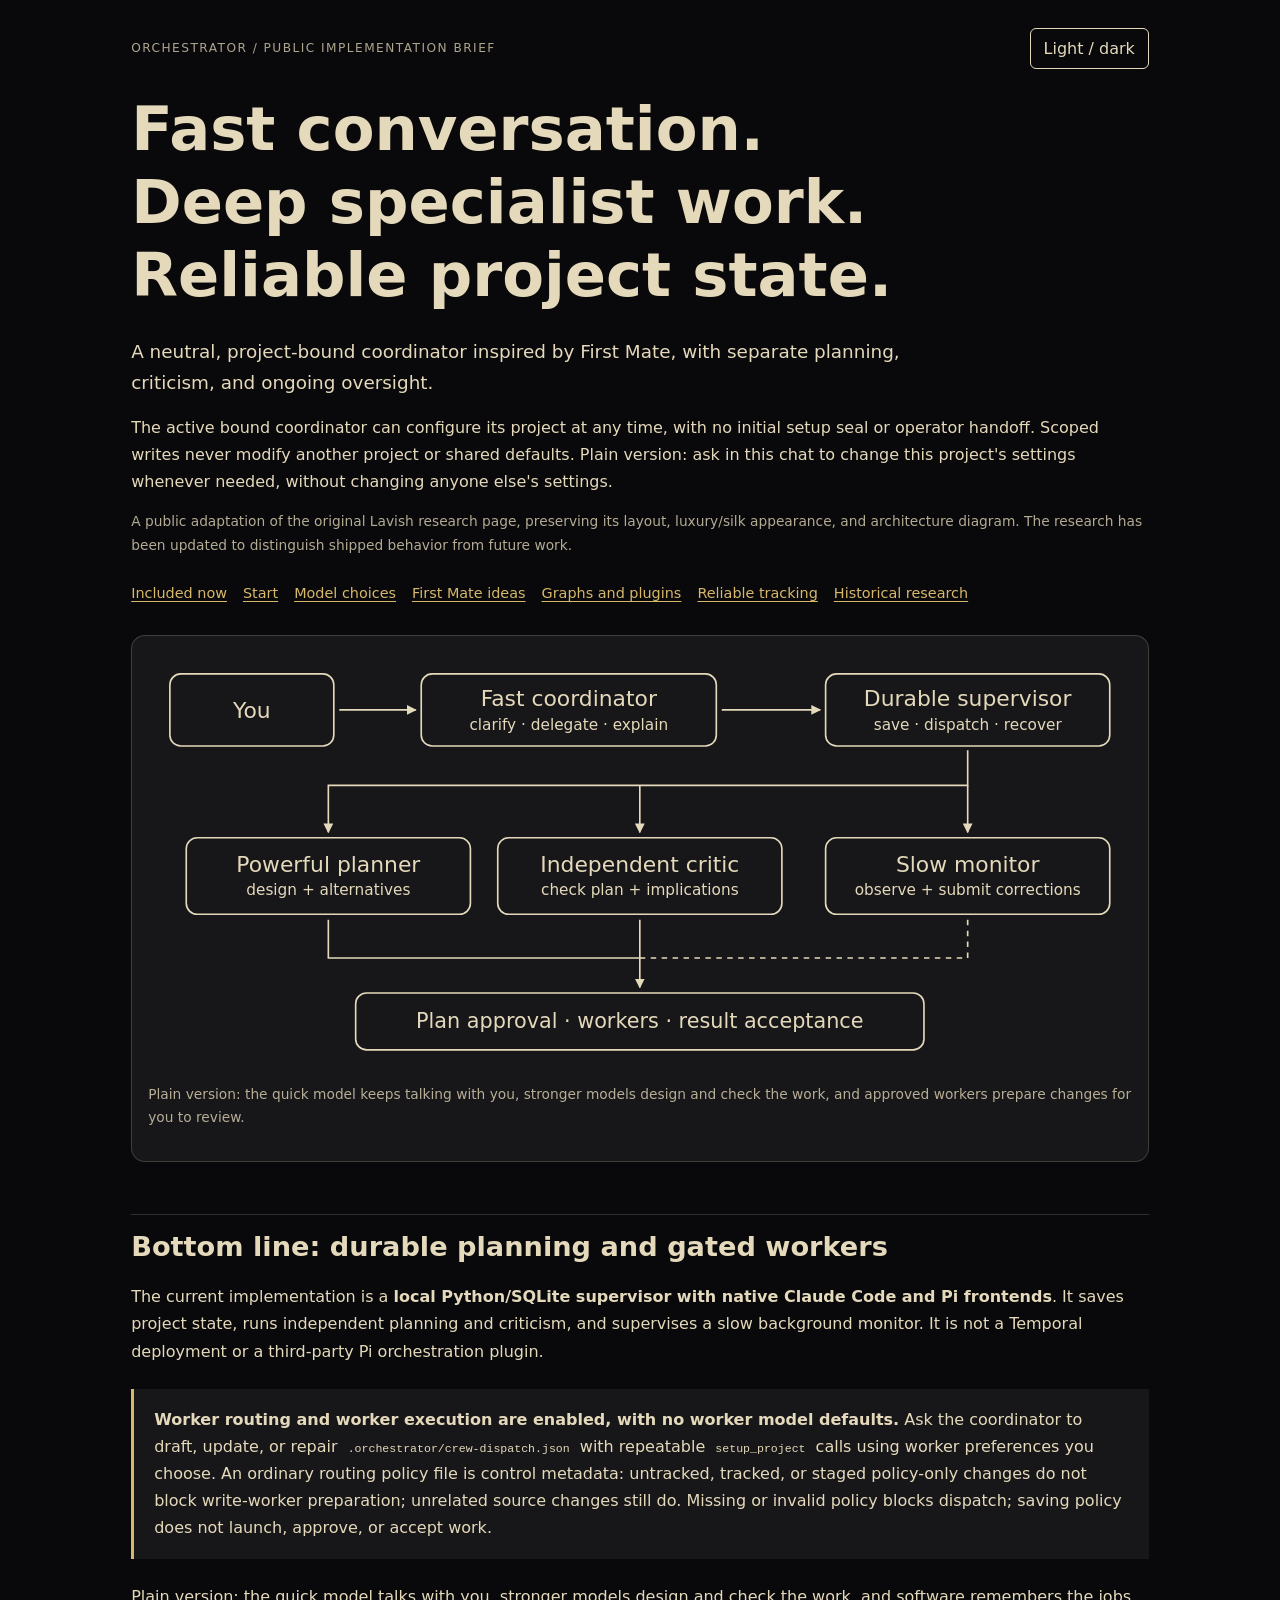
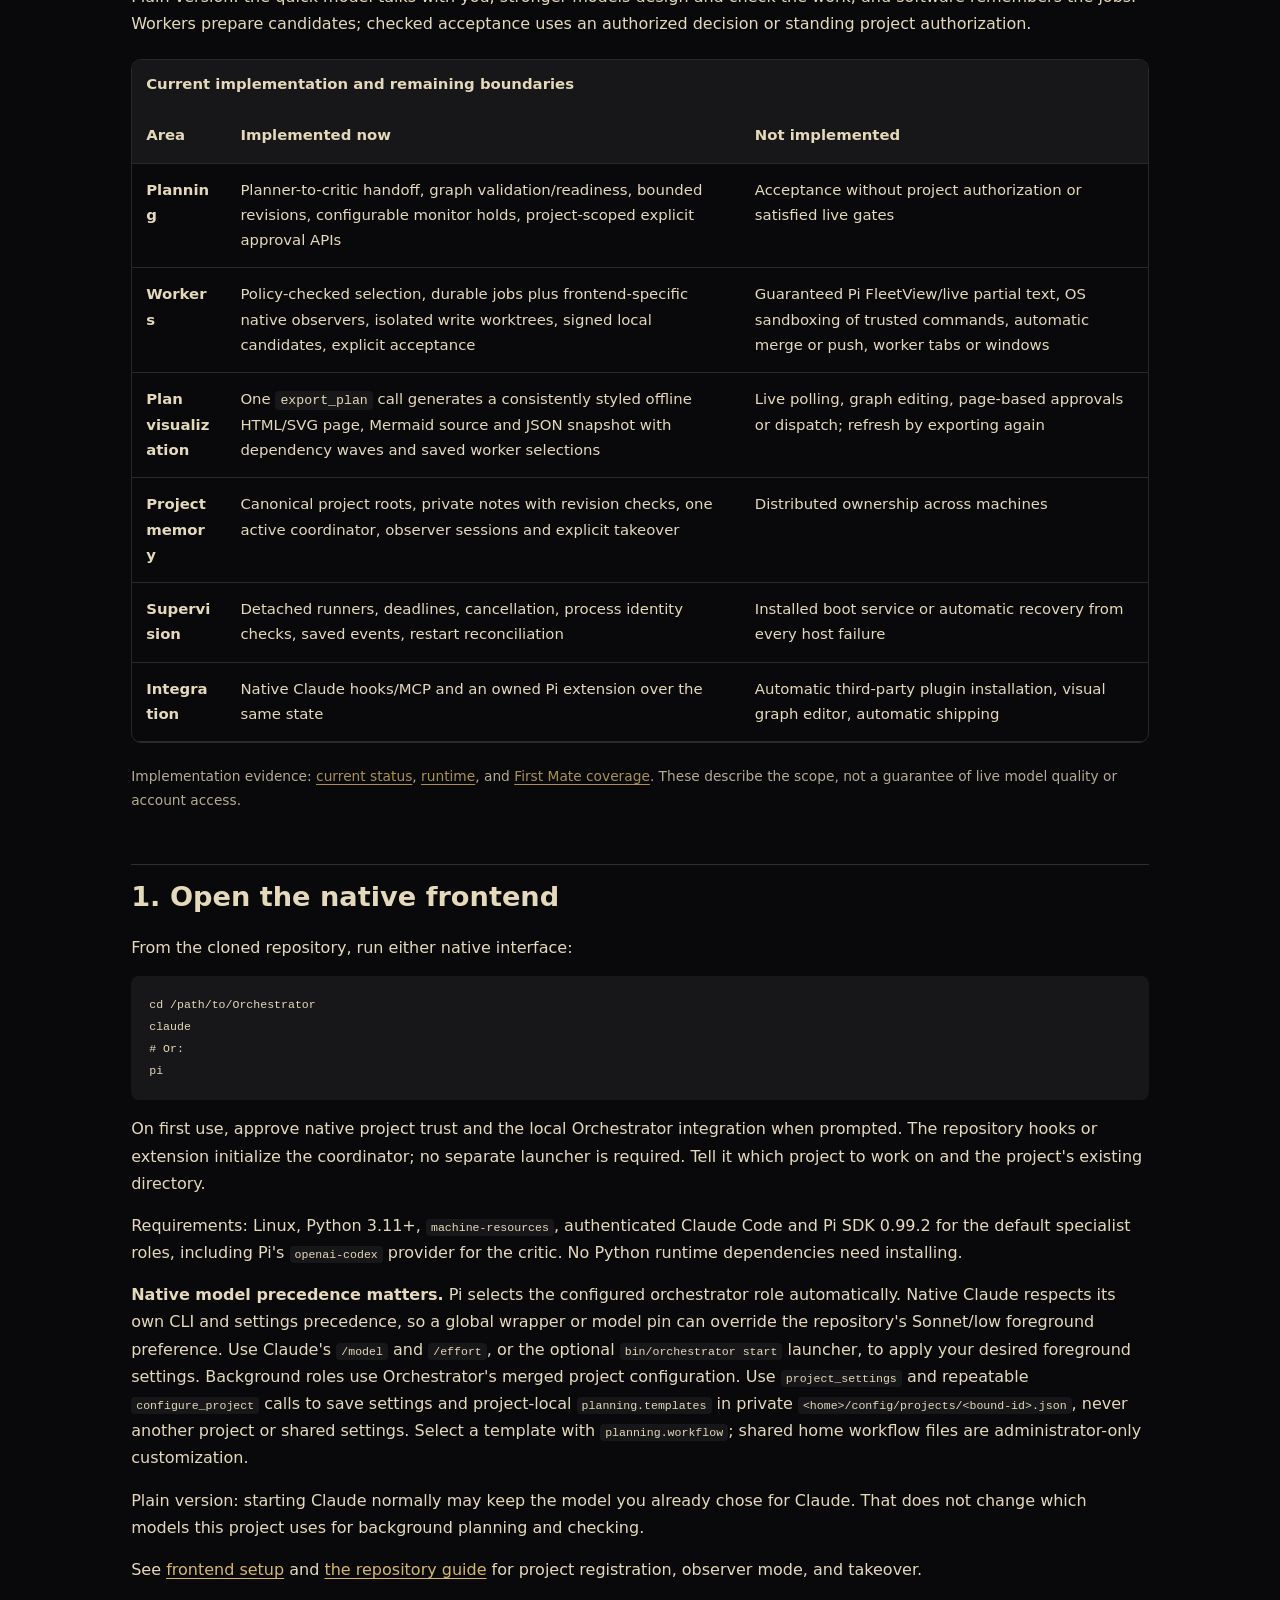
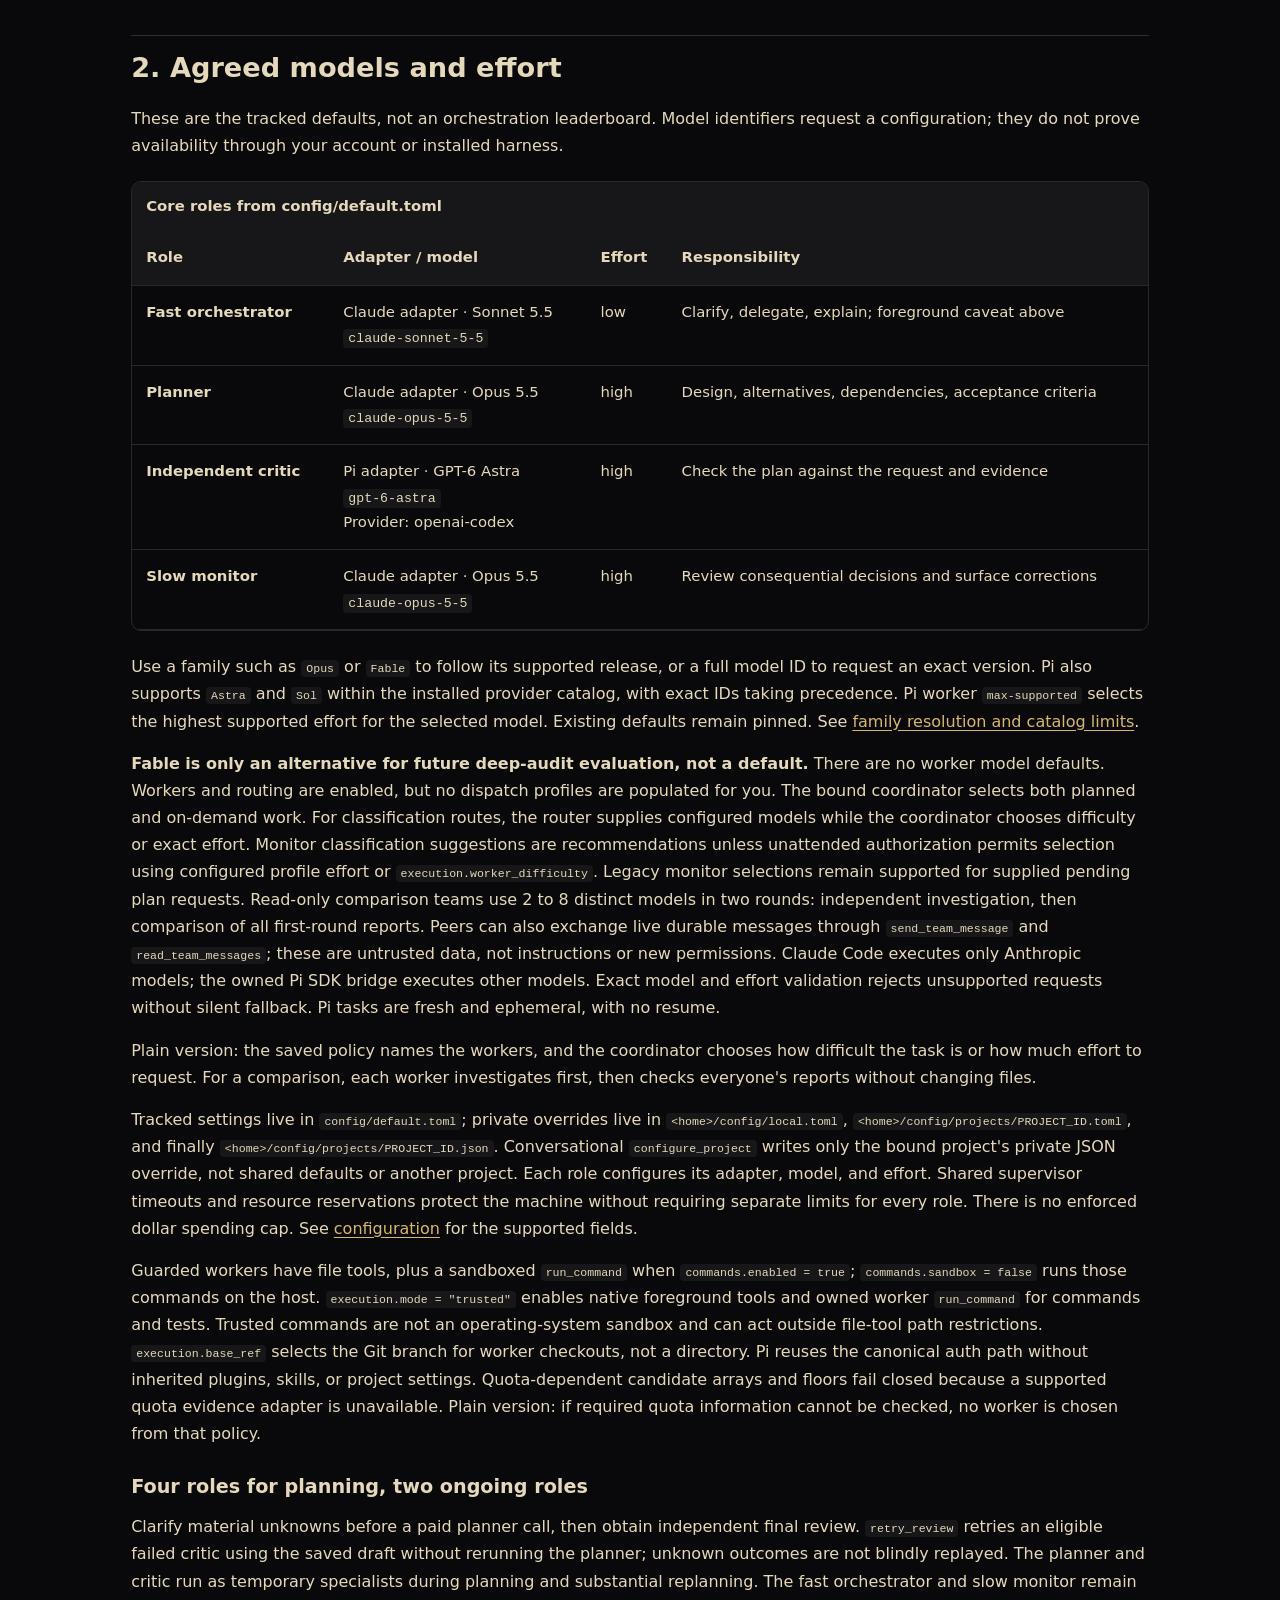
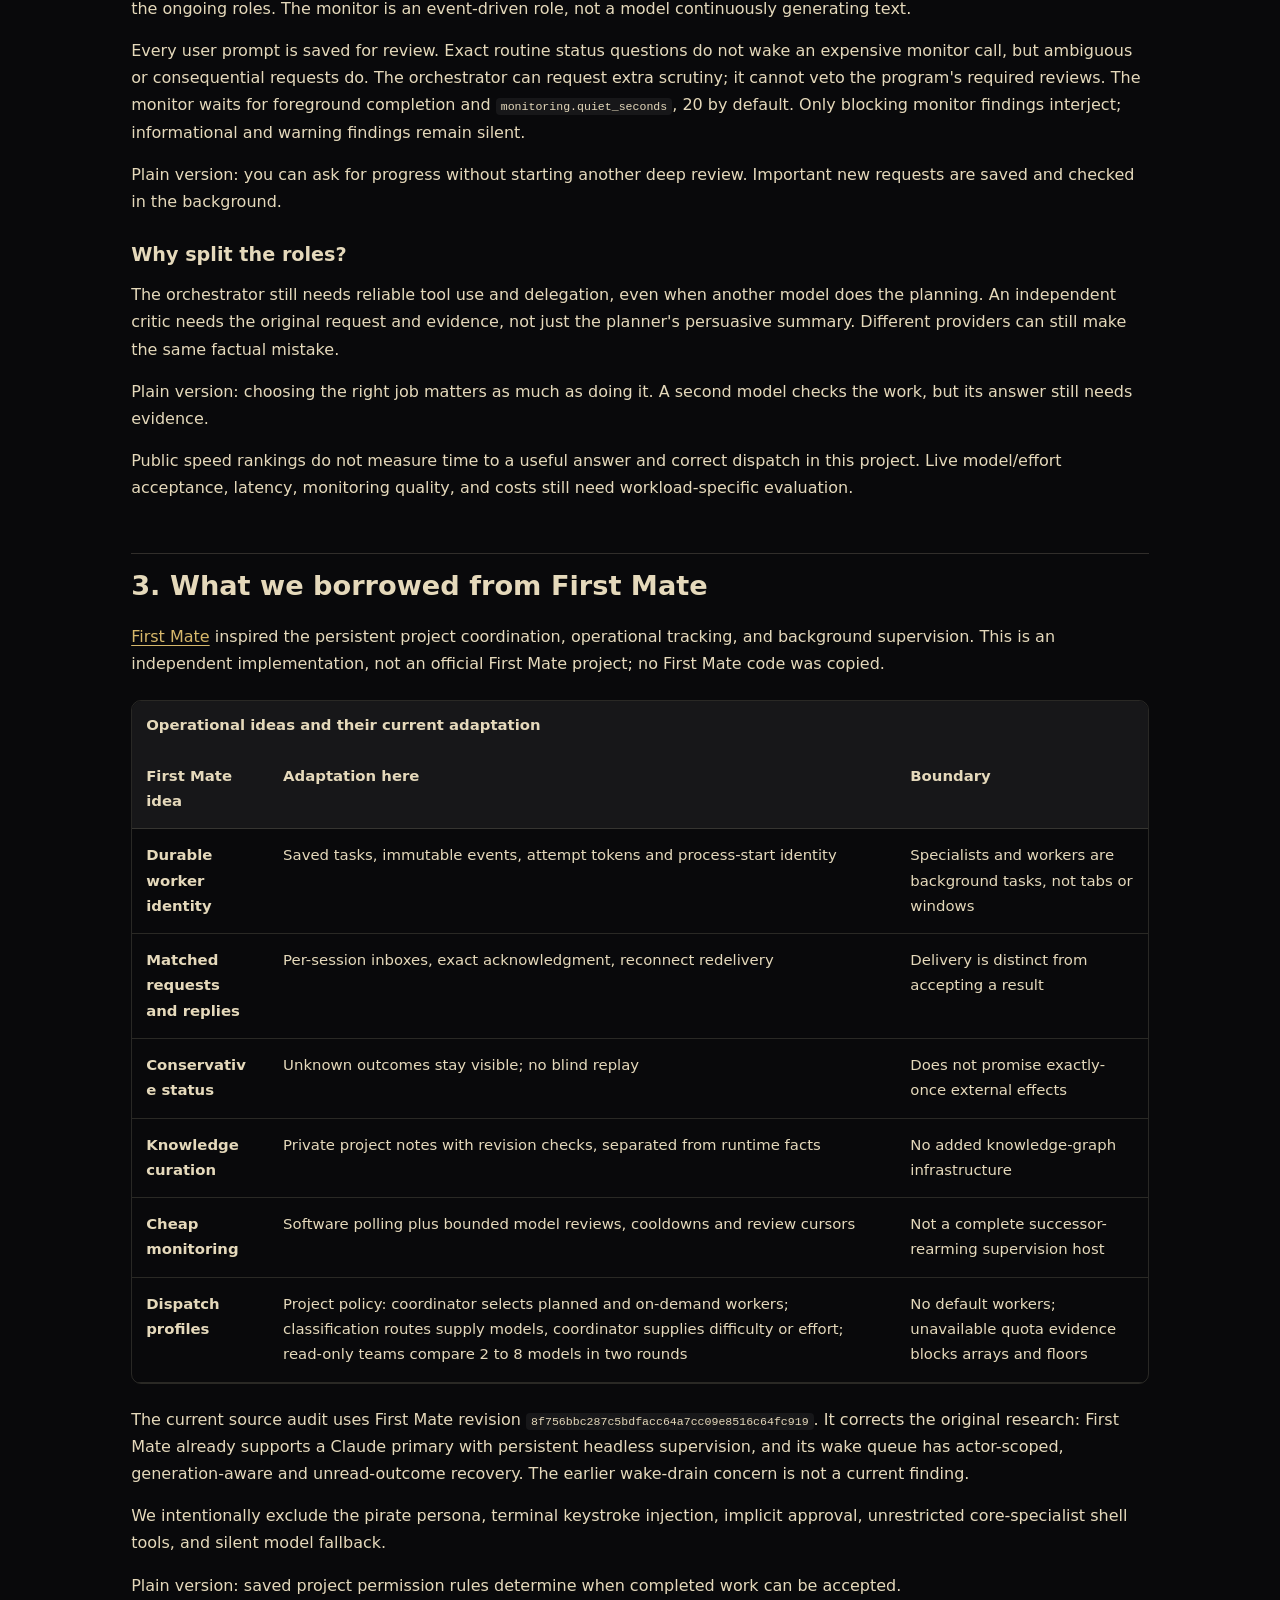
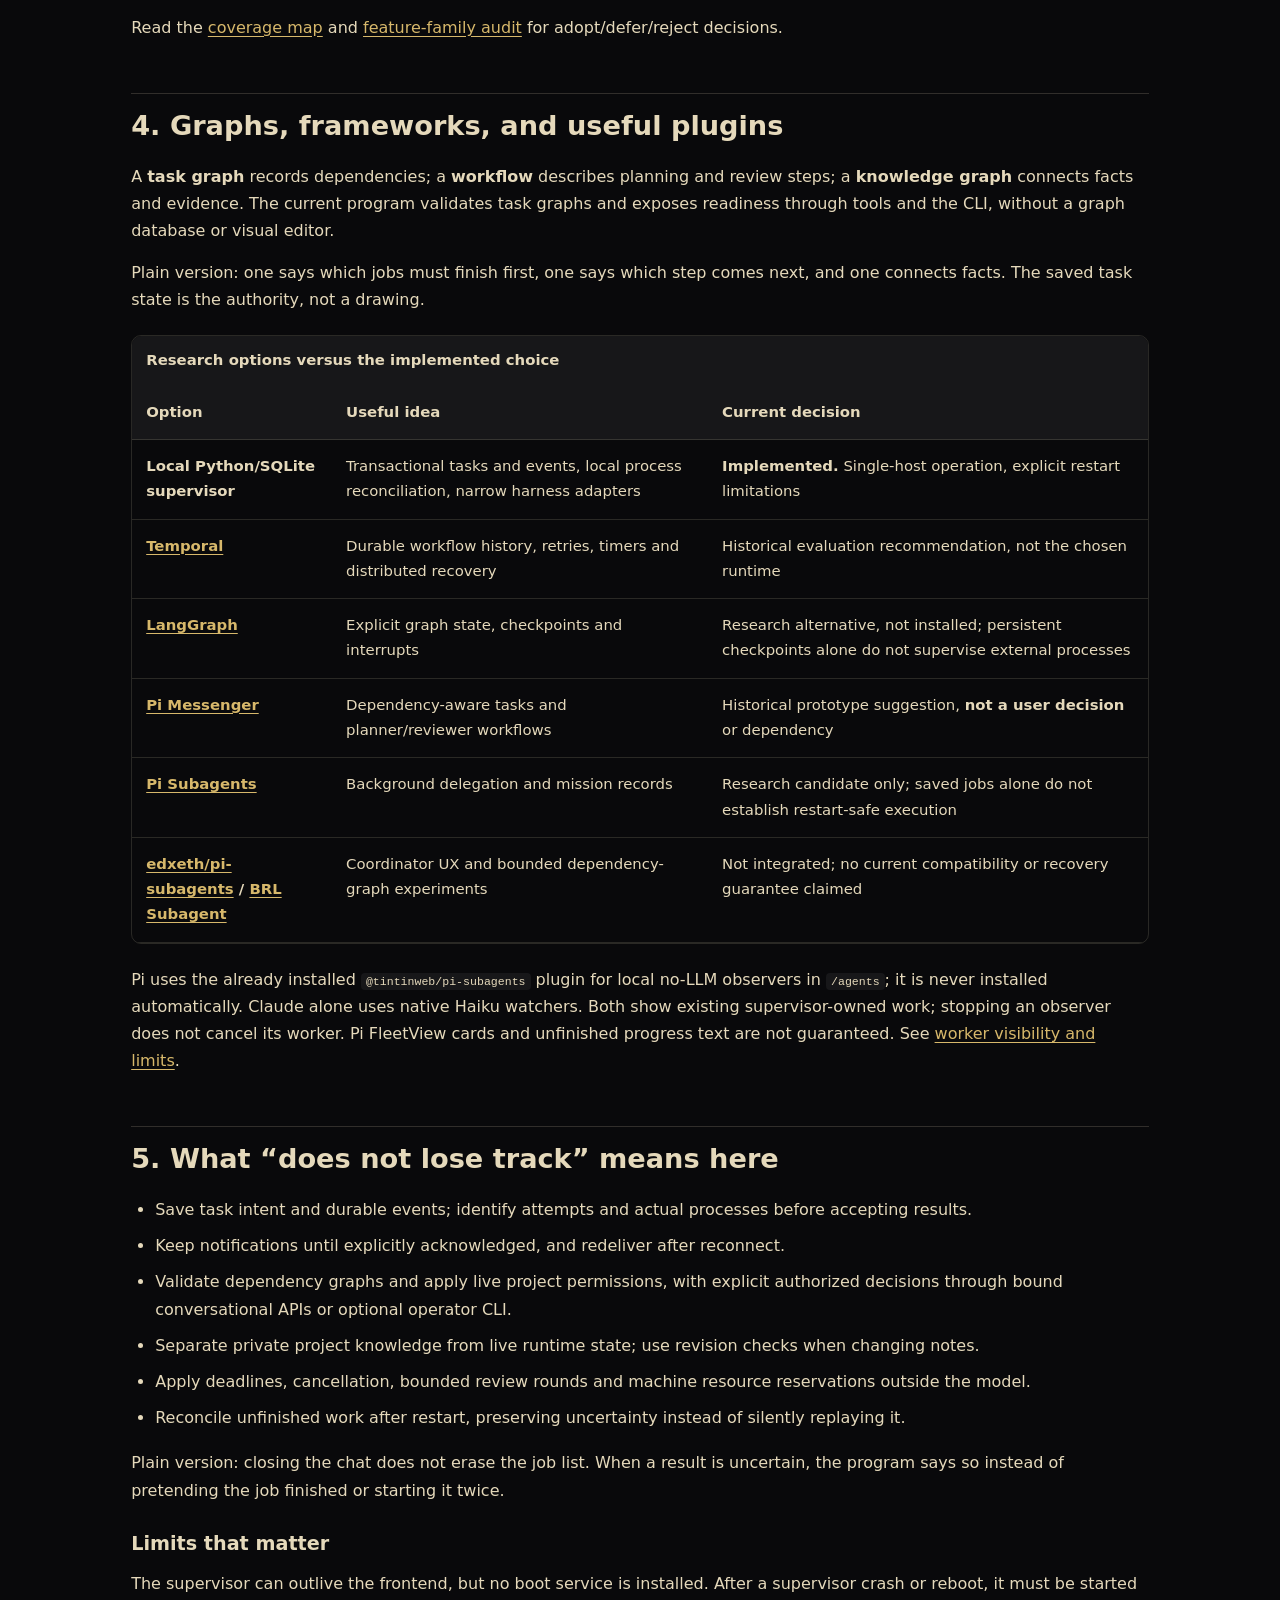
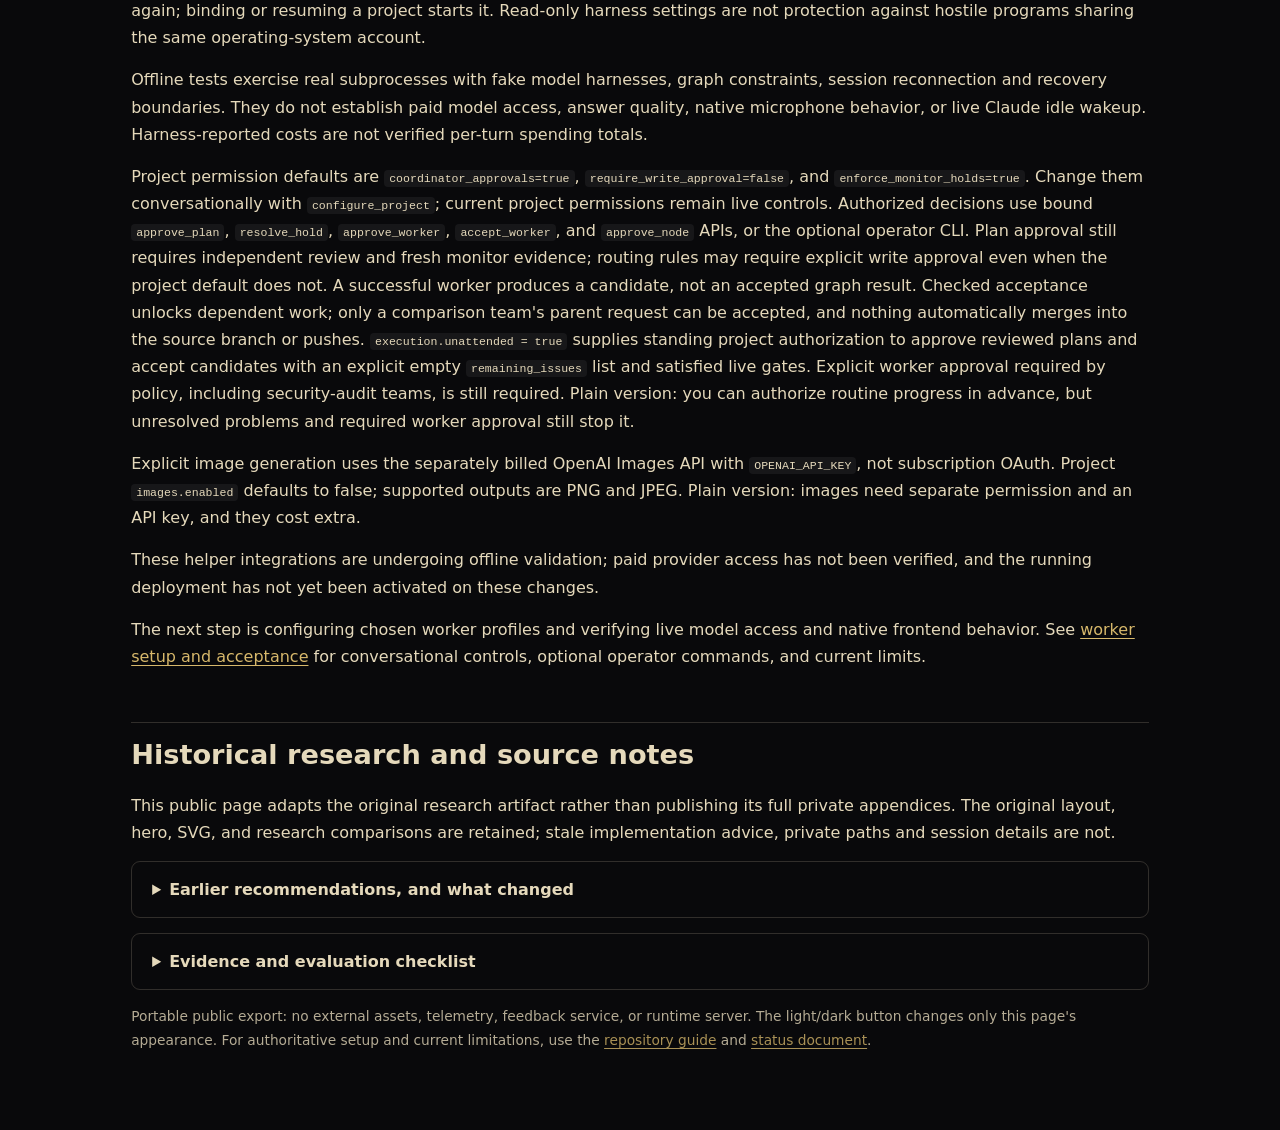
<file: docs/index.html>
<!doctype html>
<html lang="en"><head><meta charset="utf-8"><meta name="viewport" content="width=device-width,initial-scale=1">
<title>Orchestrator documentation</title><meta http-equiv="refresh" content="0; url=explainer/"></head>
<body><h1>Orchestrator</h1><p><a href="explainer/">Open the visual explainer</a></p>
<p><a href="https://github.com/sblevins/Orchestrator">Repository and setup instructions</a></p></body></html>
</file>
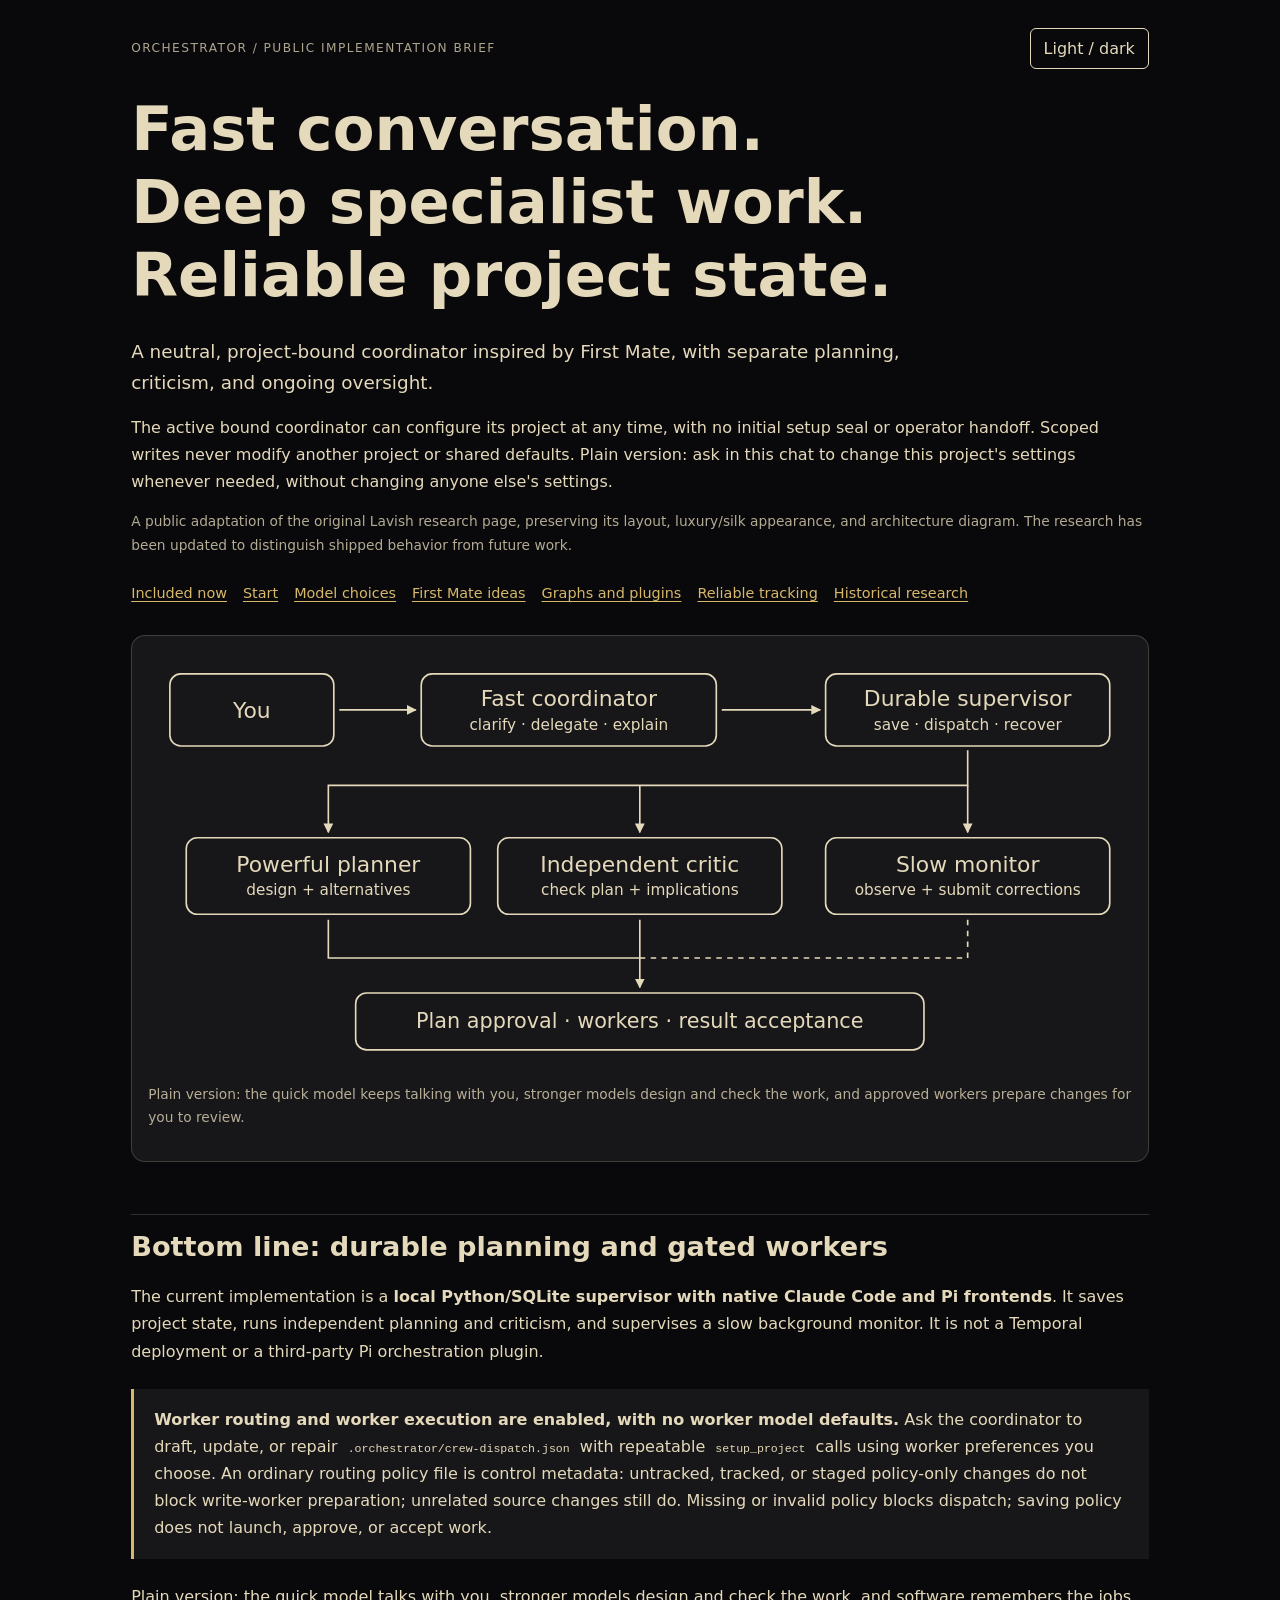
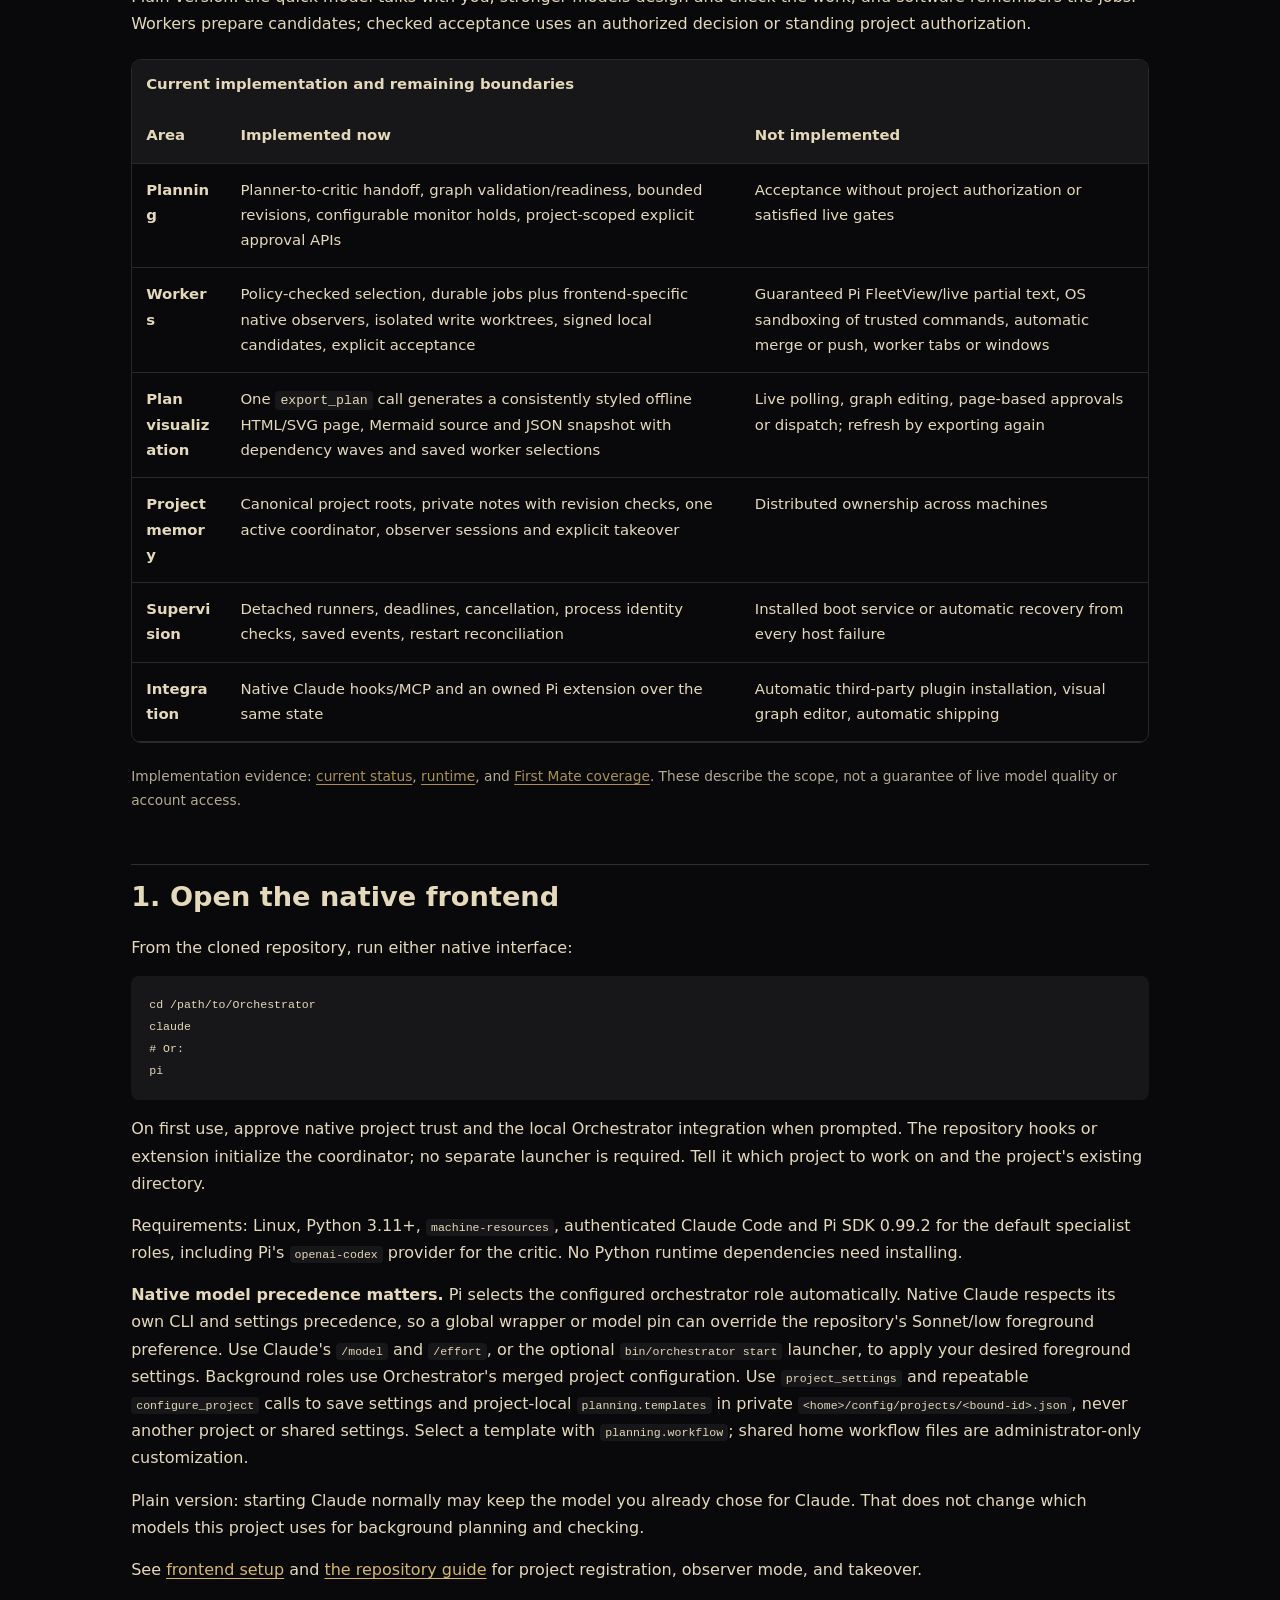
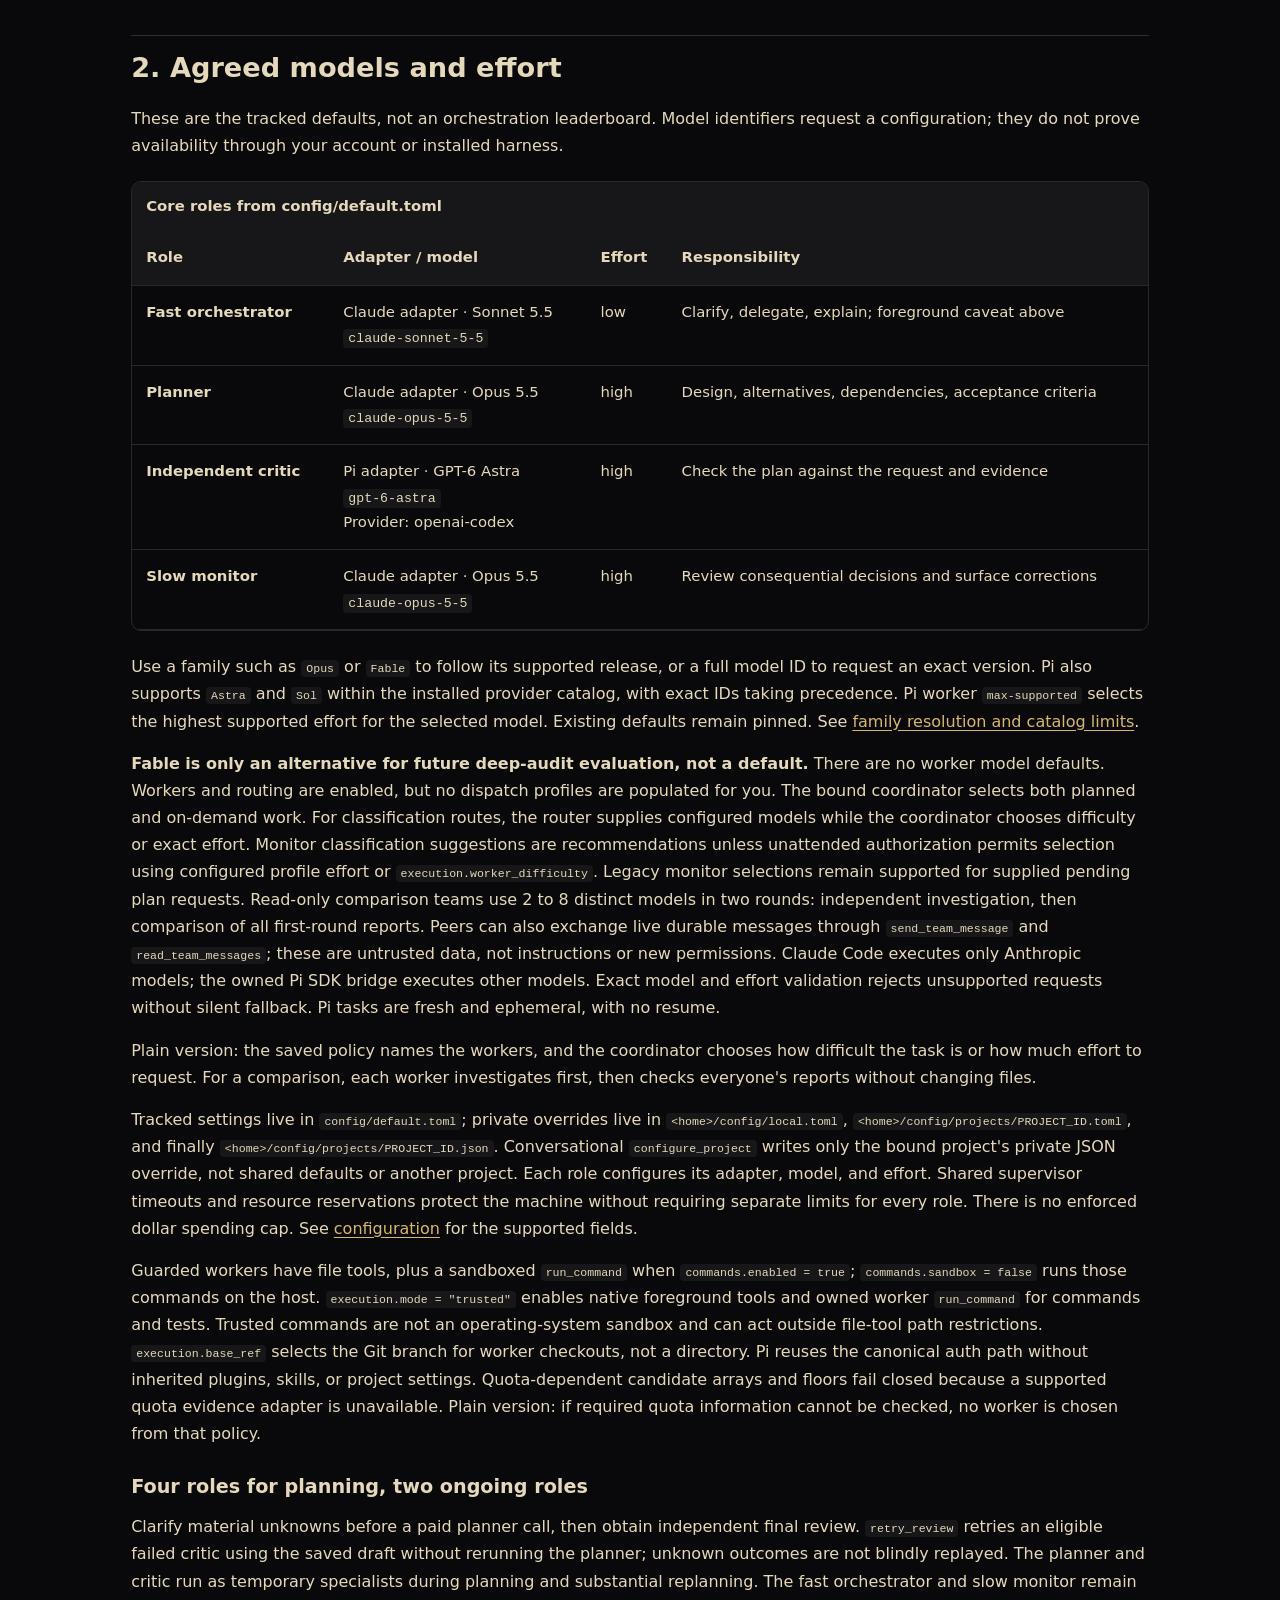
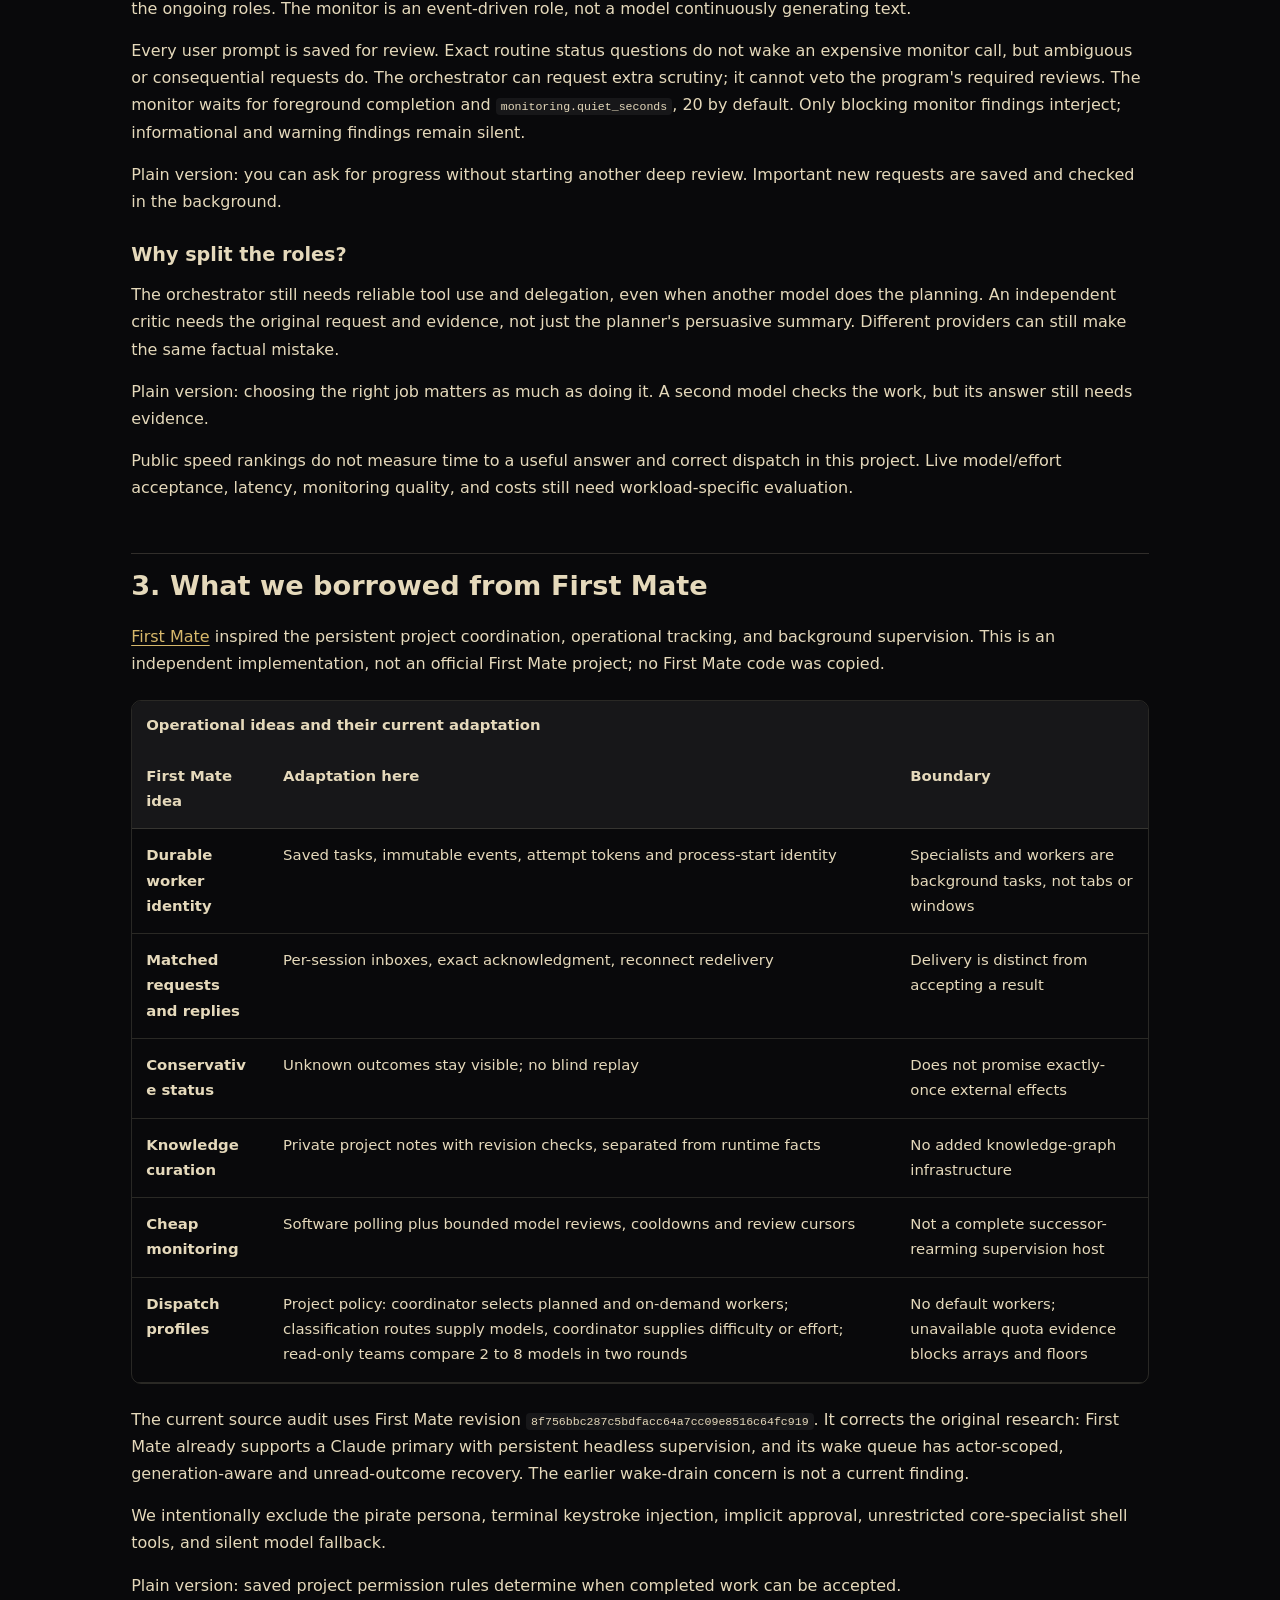
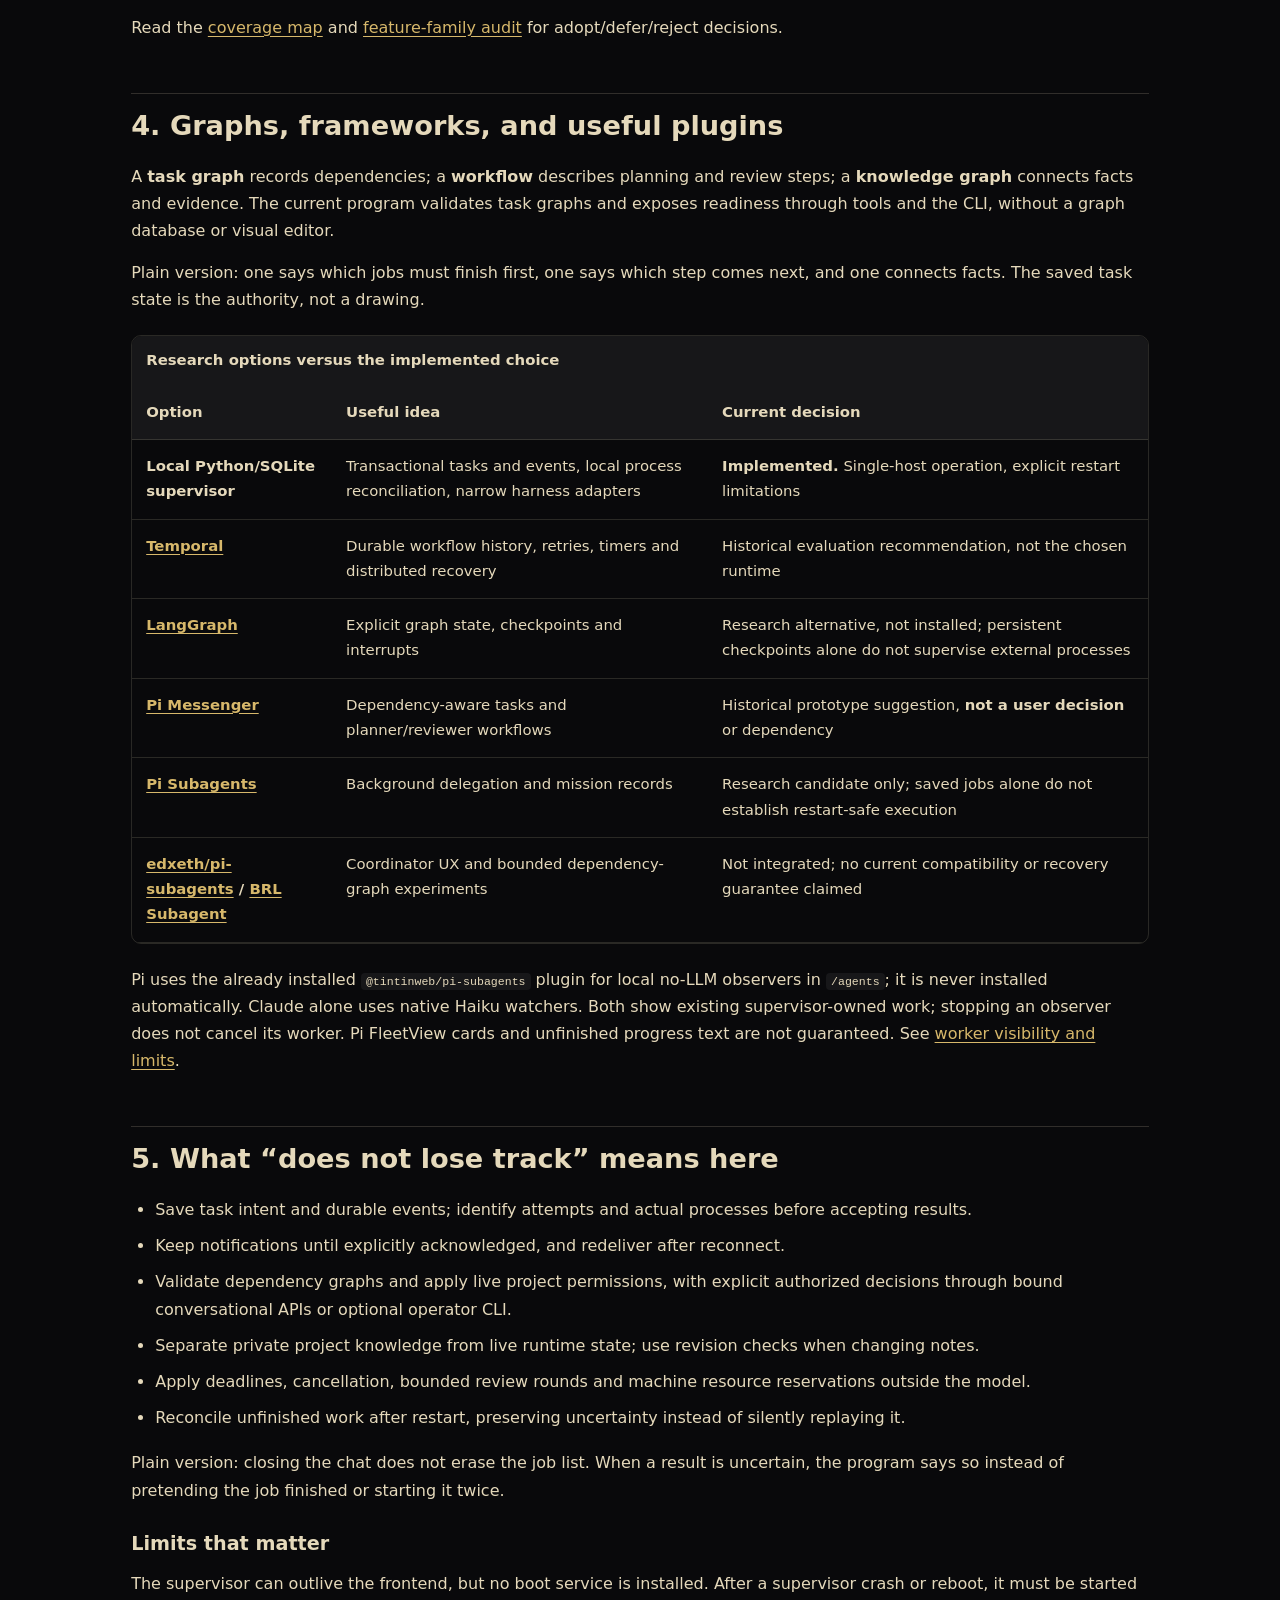
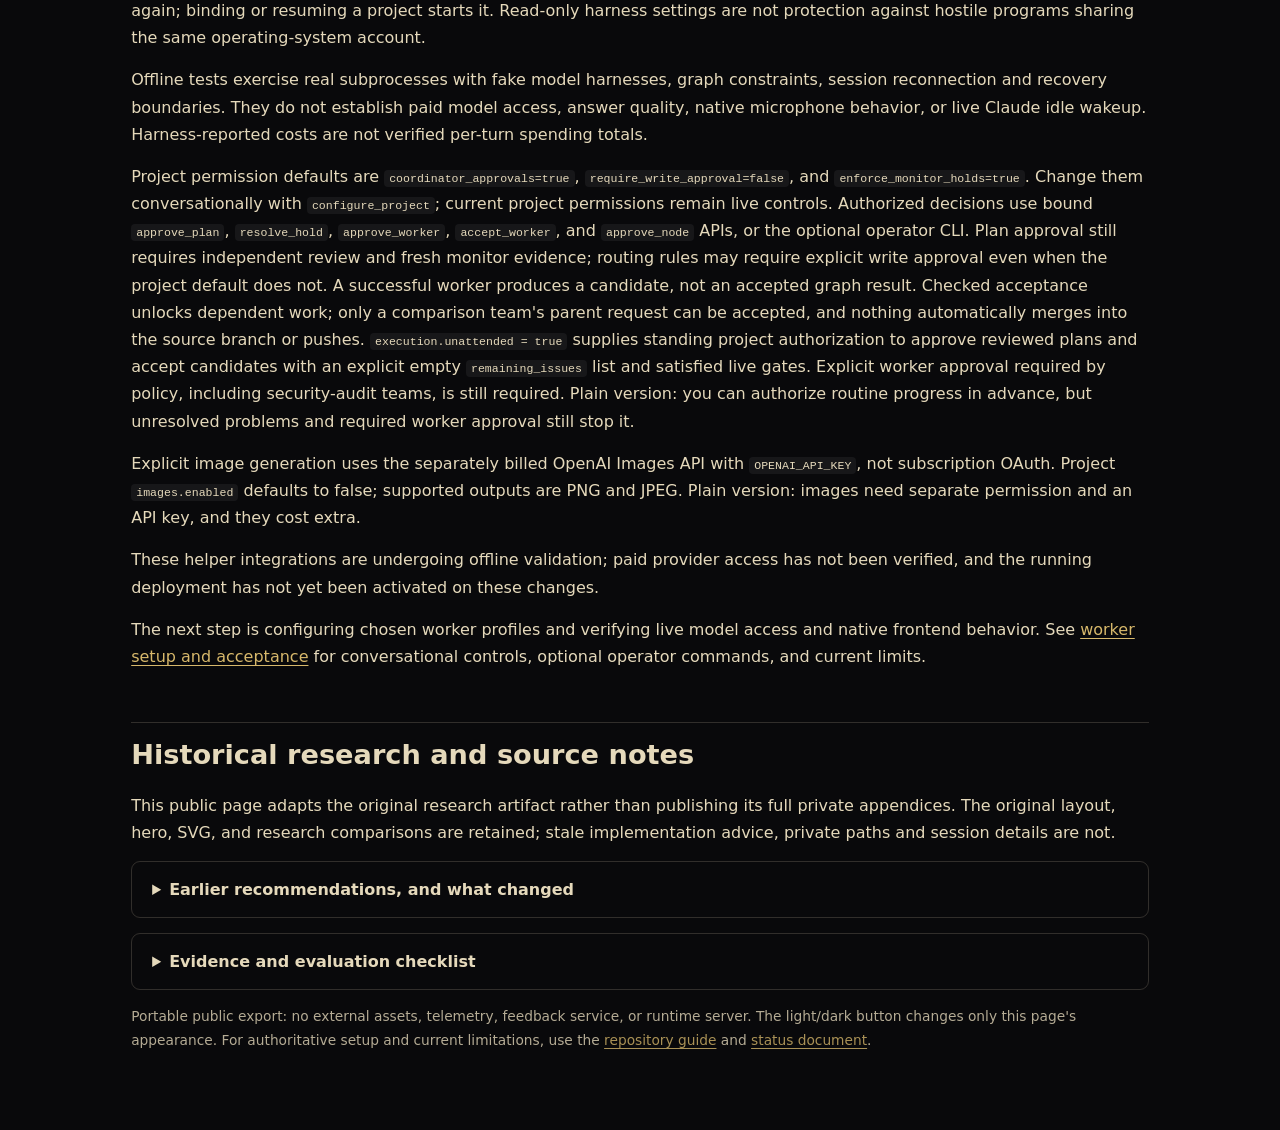
<file: docs/explainer/index.html>
<!doctype html>
<html lang="en" data-theme="luxury">
<head>
<meta charset="utf-8">
<meta name="viewport" content="width=device-width, initial-scale=1">
<meta name="description" content="Orchestrator: fast conversation, independent planning and criticism, and durable project state. Current implementation and the research behind it.">
<title>Orchestrator | Fast conversation. Reliable project state.</title>
<link rel="stylesheet" href="style.css">
<script src="theme.js" defer></script>
</head>
<body>
<main>
<div class="toolbar"><span class="eyebrow">Orchestrator / public implementation brief</span><button id="theme-button" type="button" aria-label="Switch to light theme" aria-pressed="false" hidden>Light / dark</button></div>
<header>
<h1>Fast conversation.<br>Deep specialist work.<br>Reliable project state.</h1>
<p class="subtitle">A neutral, project-bound coordinator inspired by First Mate, with separate planning, criticism, and ongoing oversight.</p>
<p>The active bound coordinator can configure its project at any time, with no initial setup seal or operator handoff.
Scoped writes never modify another project or shared defaults.
Plain version: ask in this chat to change this project's settings whenever needed, without changing anyone else's settings.</p>
<p class="note">A public adaptation of the original Lavish research page, preserving its layout, luxury/silk appearance, and architecture diagram.
The research has been updated to distinguish shipped behavior from future work.</p>
</header>
<nav class="top-nav" aria-label="Report sections"><a href="#current">Included now</a><a href="#start">Start</a><a href="#models">Model choices</a><a href="#firstmate">First Mate ideas</a><a href="#graphs">Graphs and plugins</a><a href="#reliability">Reliable tracking</a><a href="#research">Historical research</a></nav>
<!-- Original research SVG, with its execution gate relabeled for current scope. -->
<div class="diagram"><svg viewBox="0 0 900 380" role="img" aria-labelledby="diagram-title diagram-description"><title id="diagram-title">Fast interaction and separate specialist agents</title><desc id="diagram-description">The user talks with the fast coordinator. A durable supervisor records tasks and invokes the planner, independent critic, and monitor. Plans require review and permission. Configured workers run as tracked background jobs, with project-configured permissions and explicit authorized result acceptance. Claude uses native Haiku watchers; Pi uses local no-LLM observers in its installed sub-agent menu.
Stopping an observer does not cancel the actual worker.</desc><defs><marker id="arrow" viewBox="0 0 10 10" refX="9" refY="5" markerWidth="6" markerHeight="6" orient="auto-start-reverse"><path d="M 0 0 L 10 5 L 0 10 z" fill="currentColor"/></marker></defs>
<g id="interaction" fill="none" stroke="currentColor" stroke-width="1.5"><title>User interaction remains responsive</title><rect x="20" y="20" width="150" height="66" rx="10"/><rect x="250" y="20" width="270" height="66" rx="10"/><rect x="620" y="20" width="260" height="66" rx="10"/><path d="M175 53 H245" marker-end="url(#arrow)"/><path d="M525 53 H615" marker-end="url(#arrow)"/></g>
<g text-anchor="middle" font-size="20"><text x="95" y="60">You</text><text x="385" y="49">Fast coordinator</text><text x="385" y="71" font-size="14">clarify · delegate · explain</text><text x="750" y="49">Durable supervisor</text><text x="750" y="71" font-size="14">save · dispatch · recover</text></g>
<g id="specialists" fill="none" stroke="currentColor" stroke-width="1.5"><title>Specialists operate as tracked tasks</title><path d="M750 90 V122 H165 V165" marker-end="url(#arrow)"/><path d="M450 122 V165" marker-end="url(#arrow)"/><path d="M750 122 V165" marker-end="url(#arrow)"/><rect x="35" y="170" width="260" height="70" rx="10"/><rect x="320" y="170" width="260" height="70" rx="10"/><rect x="620" y="170" width="260" height="70" rx="10"/></g>
<g text-anchor="middle" font-size="20"><text x="165" y="201">Powerful planner</text><text x="165" y="222" font-size="14">design + alternatives</text><text x="450" y="201">Independent critic</text><text x="450" y="222" font-size="14">check plan + implications</text><text x="750" y="201">Slow monitor</text><text x="750" y="222" font-size="14">observe + submit corrections</text></g>
<g id="execution-gate" fill="none" stroke="currentColor" stroke-width="1.5"><title>Project-scoped approval and explicit worker result acceptance</title><path d="M165 245 V280 H450 V307" marker-end="url(#arrow)"/><path d="M450 245 V280"/><path d="M750 245 V280 H450" stroke-dasharray="5 5"/><rect x="190" y="312" width="520" height="52" rx="10"/></g><text x="450" y="344" text-anchor="middle" font-size="19">Plan approval · workers · result acceptance</text>
</svg><div class="mobile-flow"><strong>You → fast coordinator → durable supervisor</strong><p>The supervisor tracks the planner, independent critic, and slow monitor.</p><p>Plans require review and approval. Worker results require explicit acceptance.</p></div><p class="note">Plain version: the quick model keeps talking with you, stronger models design and check the work, and approved workers prepare changes for you to review.</p></div>
<section id="current">
<h2>Bottom line: durable planning and gated workers</h2>
<p>The current implementation is a <strong>local Python/SQLite supervisor with native Claude Code and Pi frontends</strong>.
It saves project state, runs independent planning and criticism, and supervises a slow background monitor.
It is not a Temporal deployment or a third-party Pi orchestration plugin.</p>
<blockquote><p><strong>Worker routing and worker execution are enabled, with no worker model defaults.</strong>
Ask the coordinator to draft, update, or repair <code>.orchestrator/crew-dispatch.json</code> with repeatable <code>setup_project</code> calls using worker preferences you choose.
An ordinary routing policy file is control metadata: untracked, tracked, or staged policy-only changes do not block write-worker preparation; unrelated source changes still do.
Missing or invalid policy blocks dispatch; saving policy does not launch, approve, or accept work.</p></blockquote>
<p>Plain version: the quick model talks with you, stronger models design and check the work, and software remembers the jobs.
Workers prepare candidates; checked acceptance uses an authorized decision or standing project authorization.</p>
<div class="table-wrap"><table>
<caption>Current implementation and remaining boundaries</caption>
<thead><tr><th scope="col">Area</th><th scope="col">Implemented now</th><th scope="col">Not implemented</th></tr></thead>
<tbody>
<tr><th scope="row">Planning</th><td>Planner-to-critic handoff, graph validation/readiness, bounded revisions, configurable monitor holds, project-scoped explicit approval APIs</td><td>Acceptance without project authorization or satisfied live gates</td></tr>
<tr><th scope="row">Workers</th><td>Policy-checked selection, durable jobs plus frontend-specific native observers, isolated write worktrees, signed local candidates, explicit acceptance</td><td>Guaranteed Pi FleetView/live partial text, OS sandboxing of trusted commands, automatic merge or push, worker tabs or windows</td></tr>
<tr><th scope="row">Plan visualization</th><td>One <code>export_plan</code> call generates a consistently styled offline HTML/SVG page, Mermaid source and JSON snapshot with dependency waves and saved worker selections</td><td>Live polling, graph editing, page-based approvals or dispatch; refresh by exporting again</td></tr>
<tr><th scope="row">Project memory</th><td>Canonical project roots, private notes with revision checks, one active coordinator, observer sessions and explicit takeover</td><td>Distributed ownership across machines</td></tr>
<tr><th scope="row">Supervision</th><td>Detached runners, deadlines, cancellation, process identity checks, saved events, restart reconciliation</td><td>Installed boot service or automatic recovery from every host failure</td></tr>
<tr><th scope="row">Integration</th><td>Native Claude hooks/MCP and an owned Pi extension over the same state</td><td>Automatic third-party plugin installation, visual graph editor, automatic shipping</td></tr>
</tbody></table></div>
<p class="note">Implementation evidence: <a href="https://github.com/sblevins/Orchestrator/blob/main/docs/status.md">current status</a>, <a href="https://github.com/sblevins/Orchestrator/blob/main/docs/runtime.md">runtime</a>, and <a href="https://github.com/sblevins/Orchestrator/blob/main/docs/firstmate-coverage.md">First Mate coverage</a>.
These describe the scope, not a guarantee of live model quality or account access.</p>
</section>
<section id="start">
<h2>1. Open the native frontend</h2>
<p>From the cloned repository, run either native interface:</p>
<pre><code>cd /path/to/Orchestrator
claude
# Or:
pi</code></pre>
<p>On first use, approve native project trust and the local Orchestrator integration when prompted.
The repository hooks or extension initialize the coordinator; no separate launcher is required.
Tell it which project to work on and the project's existing directory.</p>
<p>Requirements: Linux, Python 3.11+, <code>machine-resources</code>, authenticated Claude Code and Pi SDK 0.99.2 for the default specialist roles, including Pi's <code>openai-codex</code> provider for the critic.
No Python runtime dependencies need installing.</p>
<p><strong>Native model precedence matters.</strong>
Pi selects the configured orchestrator role automatically.
Native Claude respects its own CLI and settings precedence, so a global wrapper or model pin can override the repository's Sonnet/low foreground preference.
Use Claude's <code>/model</code> and <code>/effort</code>, or the optional <code>bin/orchestrator start</code> launcher, to apply your desired foreground settings.
Background roles use Orchestrator's merged project configuration.
Use <code>project_settings</code> and repeatable <code>configure_project</code> calls to save settings and project-local <code>planning.templates</code> in private <code>&lt;home&gt;/config/projects/&lt;bound-id&gt;.json</code>, never another project or shared settings.
Select a template with <code>planning.workflow</code>; shared home workflow files are administrator-only customization.</p>
<p>Plain version: starting Claude normally may keep the model you already chose for Claude.
That does not change which models this project uses for background planning and checking.</p>
<p>See <a href="https://github.com/sblevins/Orchestrator/blob/main/docs/frontends.md">frontend setup</a> and <a href="https://github.com/sblevins/Orchestrator/blob/main/README.md">the repository guide</a> for project registration, observer mode, and takeover.</p>
</section>
<section id="models">
<h2>2. Agreed models and effort</h2>
<p>These are the tracked defaults, not an orchestration leaderboard.
Model identifiers request a configuration; they do not prove availability through your account or installed harness.</p>
<div class="table-wrap"><table>
<caption>Core roles from config/default.toml</caption>
<thead><tr><th scope="col">Role</th><th scope="col">Adapter / model</th><th scope="col">Effort</th><th scope="col">Responsibility</th></tr></thead>
<tbody>
<tr data-role="orchestrator"><th scope="row">Fast orchestrator</th><td>Claude adapter · Sonnet 5.5<br><code>claude-sonnet-5-5</code></td><td>low</td><td>Clarify, delegate, explain; foreground caveat above</td></tr>
<tr data-role="planner"><th scope="row">Planner</th><td>Claude adapter · Opus 5.5<br><code>claude-opus-5-5</code></td><td>high</td><td>Design, alternatives, dependencies, acceptance criteria</td></tr>
<tr data-role="critic"><th scope="row">Independent critic</th><td>Pi adapter · GPT-6 Astra<br><code>gpt-6-astra</code><br>Provider: <span data-provider="openai-codex">openai-codex</span></td><td>high</td><td>Check the plan against the request and evidence</td></tr>
<tr data-role="monitor"><th scope="row">Slow monitor</th><td>Claude adapter · Opus 5.5<br><code>claude-opus-5-5</code></td><td>high</td><td>Review consequential decisions and surface corrections</td></tr>
</tbody></table></div>
<p>Use a family such as <code>Opus</code> or <code>Fable</code> to follow its supported release, or a full model ID to request an exact version.
Pi also supports <code>Astra</code> and <code>Sol</code> within the installed provider catalog, with exact IDs taking precedence.
Pi worker <code>max-supported</code> selects the highest supported effort for the selected model.
Existing defaults remain pinned.
See <a href="https://github.com/sblevins/Orchestrator/blob/main/docs/configuration.md#model-families-or-exact-versions">family resolution and catalog limits</a>.</p>
<p><strong>Fable is only an alternative for future deep-audit evaluation, not a default.</strong>
There are no worker model defaults.
Workers and routing are enabled, but no dispatch profiles are populated for you.
The bound coordinator selects both planned and on-demand work.
For classification routes, the router supplies configured models while the coordinator chooses difficulty or exact effort.
Monitor classification suggestions are recommendations unless unattended authorization permits selection using configured profile effort or <code>execution.worker_difficulty</code>.
Legacy monitor selections remain supported for supplied pending plan requests.
Read-only comparison teams use 2 to 8 distinct models in two rounds: independent investigation, then comparison of all first-round reports.
Peers can also exchange live durable messages through <code>send_team_message</code> and <code>read_team_messages</code>; these are untrusted data, not instructions or new permissions.
Claude Code executes only Anthropic models; the owned Pi SDK bridge executes other models.
Exact model and effort validation rejects unsupported requests without silent fallback.
Pi tasks are fresh and ephemeral, with no resume.</p>
<p>Plain version: the saved policy names the workers, and the coordinator chooses how difficult the task is or how much effort to request.
For a comparison, each worker investigates first, then checks everyone's reports without changing files.</p>
<p>Tracked settings live in <code>config/default.toml</code>; private overrides live in <code>&lt;home&gt;/config/local.toml</code>, <code>&lt;home&gt;/config/projects/PROJECT_ID.toml</code>, and finally <code>&lt;home&gt;/config/projects/PROJECT_ID.json</code>.
Conversational <code>configure_project</code> writes only the bound project's private JSON override, not shared defaults or another project.
Each role configures its adapter, model, and effort.
Shared supervisor timeouts and resource reservations protect the machine without requiring separate limits for every role.
There is no enforced dollar spending cap.
See <a href="https://github.com/sblevins/Orchestrator/blob/main/docs/configuration.md">configuration</a> for the supported fields.</p>
<p>Guarded workers have file tools, plus a sandboxed <code>run_command</code> when <code>commands.enabled = true</code>; <code>commands.sandbox = false</code> runs those commands on the host.
<code>execution.mode = "trusted"</code> enables native foreground tools and owned worker <code>run_command</code> for commands and tests.
Trusted commands are not an operating-system sandbox and can act outside file-tool path restrictions.
<code>execution.base_ref</code> selects the Git branch for worker checkouts, not a directory.
Pi reuses the canonical auth path without inherited plugins, skills, or project settings.
Quota-dependent candidate arrays and floors fail closed because a supported quota evidence adapter is unavailable.
Plain version: if required quota information cannot be checked, no worker is chosen from that policy.</p>
<h3>Four roles for planning, two ongoing roles</h3>
<p>Clarify material unknowns before a paid planner call, then obtain independent final review.
<code>retry_review</code> retries an eligible failed critic using the saved draft without rerunning the planner; unknown outcomes are not blindly replayed.
The planner and critic run as temporary specialists during planning and substantial replanning.
The fast orchestrator and slow monitor remain the ongoing roles.
The monitor is an event-driven role, not a model continuously generating text.</p>
<p>Every user prompt is saved for review.
Exact routine status questions do not wake an expensive monitor call, but ambiguous or consequential requests do.
The orchestrator can request extra scrutiny; it cannot veto the program's required reviews.
The monitor waits for foreground completion and <code>monitoring.quiet_seconds</code>, 20 by default.
Only blocking monitor findings interject; informational and warning findings remain silent.</p>
<p>Plain version: you can ask for progress without starting another deep review.
Important new requests are saved and checked in the background.</p>
<h3>Why split the roles?</h3>
<p>The orchestrator still needs reliable tool use and delegation, even when another model does the planning.
An independent critic needs the original request and evidence, not just the planner's persuasive summary.
Different providers can still make the same factual mistake.</p>
<p>Plain version: choosing the right job matters as much as doing it.
A second model checks the work, but its answer still needs evidence.</p>
<p>Public speed rankings do not measure time to a useful answer and correct dispatch in this project.
Live model/effort acceptance, latency, monitoring quality, and costs still need workload-specific evaluation.</p>
</section>
<section id="firstmate">
<h2>3. What we borrowed from First Mate</h2>
<p><a href="https://github.com/kunchenguid/firstmate">First Mate</a> inspired the persistent project coordination, operational tracking, and background supervision.
This is an independent implementation, not an official First Mate project; no First Mate code was copied.</p>
<div class="table-wrap"><table>
<caption>Operational ideas and their current adaptation</caption>
<thead><tr><th scope="col">First Mate idea</th><th scope="col">Adaptation here</th><th scope="col">Boundary</th></tr></thead>
<tbody>
<tr><th scope="row">Durable worker identity</th><td>Saved tasks, immutable events, attempt tokens and process-start identity</td><td>Specialists and workers are background tasks, not tabs or windows</td></tr>
<tr><th scope="row">Matched requests and replies</th><td>Per-session inboxes, exact acknowledgment, reconnect redelivery</td><td>Delivery is distinct from accepting a result</td></tr>
<tr><th scope="row">Conservative status</th><td>Unknown outcomes stay visible; no blind replay</td><td>Does not promise exactly-once external effects</td></tr>
<tr><th scope="row">Knowledge curation</th><td>Private project notes with revision checks, separated from runtime facts</td><td>No added knowledge-graph infrastructure</td></tr>
<tr><th scope="row">Cheap monitoring</th><td>Software polling plus bounded model reviews, cooldowns and review cursors</td><td>Not a complete successor-rearming supervision host</td></tr>
<tr><th scope="row">Dispatch profiles</th><td>Project policy: coordinator selects planned and on-demand workers; classification routes supply models, coordinator supplies difficulty or effort; read-only teams compare 2 to 8 models in two rounds</td><td>No default workers; unavailable quota evidence blocks arrays and floors</td></tr>
</tbody></table></div>
<p>The current source audit uses First Mate revision <code>8f756bbc287c5bdfacc64a7cc09e8516c64fc919</code>.
It corrects the original research: First Mate already supports a Claude primary with persistent headless supervision, and its wake queue has actor-scoped, generation-aware and unread-outcome recovery.
The earlier wake-drain concern is not a current finding.</p>
<p>We intentionally exclude the pirate persona, terminal keystroke injection, implicit approval, unrestricted core-specialist shell tools, and silent model fallback.</p>
<p>Plain version: saved project permission rules determine when completed work can be accepted.</p>
<p>Read the <a href="https://github.com/sblevins/Orchestrator/blob/main/docs/firstmate-coverage.md">coverage map</a> and <a href="https://github.com/sblevins/Orchestrator/blob/main/docs/research/firstmate-audit.md">feature-family audit</a> for adopt/defer/reject decisions.</p>
</section>
<section id="graphs">
<h2>4. Graphs, frameworks, and useful plugins</h2>
<p>A <strong>task graph</strong> records dependencies; a <strong>workflow</strong> describes planning and review steps; a <strong>knowledge graph</strong> connects facts and evidence.
The current program validates task graphs and exposes readiness through tools and the CLI, without a graph database or visual editor.</p>
<p>Plain version: one says which jobs must finish first, one says which step comes next, and one connects facts.
The saved task state is the authority, not a drawing.</p>
<div class="table-wrap"><table>
<caption>Research options versus the implemented choice</caption>
<thead><tr><th scope="col">Option</th><th scope="col">Useful idea</th><th scope="col">Current decision</th></tr></thead>
<tbody>
<tr><th scope="row">Local Python/SQLite supervisor</th><td>Transactional tasks and events, local process reconciliation, narrow harness adapters</td><td><strong>Implemented.</strong> Single-host operation, explicit restart limitations</td></tr>
<tr><th scope="row"><a href="https://docs.temporal.io/workflow-execution">Temporal</a></th><td>Durable workflow history, retries, timers and distributed recovery</td><td>Historical evaluation recommendation, not the chosen runtime</td></tr>
<tr><th scope="row"><a href="https://docs.langchain.com/oss/python/langgraph/checkpointers">LangGraph</a></th><td>Explicit graph state, checkpoints and interrupts</td><td>Research alternative, not installed; persistent checkpoints alone do not supervise external processes</td></tr>
<tr><th scope="row"><a href="https://github.com/nicobailon/pi-messenger">Pi Messenger</a></th><td>Dependency-aware tasks and planner/reviewer workflows</td><td>Historical prototype suggestion, <strong>not a user decision</strong> or dependency</td></tr>
<tr><th scope="row"><a href="https://github.com/nicobailon/pi-subagents">Pi Subagents</a></th><td>Background delegation and mission records</td><td>Research candidate only; saved jobs alone do not establish restart-safe execution</td></tr>
<tr><th scope="row"><a href="https://github.com/edxeth/pi-subagents">edxeth/pi-subagents</a> / <a href="https://github.com/azmeenafandi/brl-subagent">BRL Subagent</a></th><td>Coordinator UX and bounded dependency-graph experiments</td><td>Not integrated; no current compatibility or recovery guarantee claimed</td></tr>
</tbody></table></div>
<p>Pi uses the already installed <code>@tintinweb/pi-subagents</code> plugin for local no-LLM observers in <code>/agents</code>; it is never installed automatically.
Claude alone uses native Haiku watchers.
Both show existing supervisor-owned work; stopping an observer does not cancel its worker.
Pi FleetView cards and unfinished progress text are not guaranteed.
See <a href="https://github.com/sblevins/Orchestrator/blob/main/docs/worker-visibility.md">worker visibility and limits</a>.</p>
</section>
<section id="reliability">
<h2>5. What “does not lose track” means here</h2>
<ul>
<li>Save task intent and durable events; identify attempts and actual processes before accepting results.</li>
<li>Keep notifications until explicitly acknowledged, and redeliver after reconnect.</li>
<li>Validate dependency graphs and apply live project permissions, with explicit authorized decisions through bound conversational APIs or optional operator CLI.</li>
<li>Separate private project knowledge from live runtime state; use revision checks when changing notes.</li>
<li>Apply deadlines, cancellation, bounded review rounds and machine resource reservations outside the model.</li>
<li>Reconcile unfinished work after restart, preserving uncertainty instead of silently replaying it.</li>
</ul>
<p>Plain version: closing the chat does not erase the job list.
When a result is uncertain, the program says so instead of pretending the job finished or starting it twice.</p>
<h3>Limits that matter</h3>
<p>The supervisor can outlive the frontend, but no boot service is installed.
After a supervisor crash or reboot, it must be started again; binding or resuming a project starts it.
Read-only harness settings are not protection against hostile programs sharing the same operating-system account.</p>
<p>Offline tests exercise real subprocesses with fake model harnesses, graph constraints, session reconnection and recovery boundaries.
They do not establish paid model access, answer quality, native microphone behavior, or live Claude idle wakeup.
Harness-reported costs are not verified per-turn spending totals.</p>
<p>Project permission defaults are <code>coordinator_approvals=true</code>, <code>require_write_approval=false</code>, and <code>enforce_monitor_holds=true</code>.
Change them conversationally with <code>configure_project</code>; current project permissions remain live controls.
Authorized decisions use bound <code>approve_plan</code>, <code>resolve_hold</code>, <code>approve_worker</code>, <code>accept_worker</code>, and <code>approve_node</code> APIs, or the optional operator CLI.
Plan approval still requires independent review and fresh monitor evidence; routing rules may require explicit write approval even when the project default does not.
A successful worker produces a candidate, not an accepted graph result.
Checked acceptance unlocks dependent work; only a comparison team's parent request can be accepted, and nothing automatically merges into the source branch or pushes.
<code>execution.unattended = true</code> supplies standing project authorization to approve reviewed plans and accept candidates with an explicit empty <code>remaining_issues</code> list and satisfied live gates.
Explicit worker approval required by policy, including security-audit teams, is still required.
Plain version: you can authorize routine progress in advance, but unresolved problems and required worker approval still stop it.</p>
<p>Explicit image generation uses the separately billed OpenAI Images API with <code>OPENAI_API_KEY</code>, not subscription OAuth.
Project <code>images.enabled</code> defaults to false; supported outputs are PNG and JPEG.
Plain version: images need separate permission and an API key, and they cost extra.</p>
<p>These helper integrations are undergoing offline validation; paid provider access has not been verified, and the running deployment has not yet been activated on these changes.</p>
<p>The next step is configuring chosen worker profiles and verifying live model access and native frontend behavior.
See <a href="https://github.com/sblevins/Orchestrator/blob/main/docs/workers.md">worker setup and acceptance</a> for conversational controls, optional operator commands, and current limits.</p>
</section>
<section id="research" class="appendix">
<h2>Historical research and source notes</h2>
<p>This public page adapts the original research artifact rather than publishing its full private appendices.
The original layout, hero, SVG, and research comparisons are retained; stale implementation advice, private paths and session details are not.</p>
<details><summary>Earlier recommendations, and what changed</summary><div class="appendix-body">
<p><strong>Historical, not current setup instructions.</strong>
The original brief was a research proposal with no implementation claim.
It suggested a Pi Messenger trial and evaluating Temporal as the lifecycle authority.
Neither suggestion became a user-approved plugin selection or the current runtime.</p>
<p>That brief inspected First Mate revision <code>70aeba8</code>.
The later audit supersedes its wake-queue criticism and its incomplete account of Claude-primary support.
The current implementation independently adopts operational patterns using Python and SQLite.</p>
<p>The earlier model shortlist and public latency figures were evaluation candidates, not measured results for this system.
The agreed defaults above replace that shortlist as configuration guidance.
Fable remains an alternative, and worker models remain unassigned.</p>
<p>Plain version: the earlier page compared possible approaches.
This page explains what was actually built, and clearly marks the parts still only being considered.</p>
</div></details>
<details><summary>Evidence and evaluation checklist</summary><div class="appendix-body">
<p>Evaluate the exact harness, model, effort and tool combination together.
Measure first useful response, valid delegation, plan and critique quality, missed decisions, monitor delay, stale-result handling and cost per accepted outcome.</p>
<p>Fault tests should cover crashed processes, duplicate or missing notifications, out-of-order results, cancelled work, changed plans, stale approvals and simultaneous projects.
A heartbeat means a process is alive, not that its work is useful.</p>
<p>Plain version: test both whether the models do good work and whether the program keeps accurate records when something breaks.</p>
<ul>
<li><a href="https://www.anthropic.com/engineering/multi-agent-research-system">Anthropic: multi-agent research systems</a></li>
<li><a href="https://www.anthropic.com/engineering/building-effective-agents">Anthropic: building effective agents</a></li>
<li><a href="https://www.anthropic.com/engineering/effective-context-engineering-for-ai-agents">Anthropic: context engineering</a></li>
<li><a href="https://platform.claude.com/docs/en/models/overview">Claude model catalog</a> and <a href="https://developers.openai.com/api/docs/models">OpenAI model catalog</a></li>
<li><a href="https://artificialanalysis.ai/methodology">Artificial Analysis methodology</a>: benchmark settings are not application latency guarantees</li>
</ul>
</div></details>
</section>
<footer><p class="note">Portable public export: no external assets, telemetry, feedback service, or runtime server.
The light/dark button changes only this page's appearance.
For authoritative setup and current limitations, use the <a href="https://github.com/sblevins/Orchestrator/blob/main/README.md">repository guide</a> and <a href="https://github.com/sblevins/Orchestrator/blob/main/docs/status.md">status document</a>.</p></footer>
</main>
</body>
</html>
</file>
<file: docs/explainer/style.css>
/* Adapted from the original research page custom CSS. No vendored framework assets. */

:root{color-scheme:dark;--color-base-100:#09090b;--color-base-200:#171719;--color-base-content:#e5d9bb;--color-primary:#d7b86b}
:root[data-theme="silk"]{color-scheme:light;--color-base-100:#f7f5f3;--color-base-200:#ece8e4;--color-base-content:#302b29;--color-primary:#70552a}
button{font:inherit;border:1px solid currentColor;border-radius:6px;background:transparent;color:inherit;padding:6px 13px;cursor:pointer}
button:hover{background:var(--color-base-200)}
:focus-visible{outline:3px solid var(--color-primary);outline-offset:4px}
caption{text-align:left;padding:12px 14px;font-weight:650;background:var(--color-base-200)}
th[scope="row"]{background:transparent}
section{scroll-margin-top:20px}
@media(prefers-reduced-motion:reduce){html{scroll-behavior:auto}}
@media print{#theme-button,.top-nav{display:none}body{background:white;color:black}a{color:inherit}}

*{box-sizing:border-box}html{scroll-behavior:smooth}body{margin:0;background:var(--color-base-100,#121212);color:var(--color-base-content,#eee);font-family:system-ui,sans-serif;line-height:1.7}main{max-width:1120px;margin:auto;padding:28px clamp(18px,4vw,52px) 64px}h1,h2,h3{line-height:1.2;text-wrap:balance}h1{font-size:clamp(2.1rem,5vw,3.8rem);margin:24px 0}h2{font-size:1.7rem;margin:52px 0 20px;padding-top:16px;border-top:1px solid color-mix(in srgb,currentColor 18%,transparent)}h3{font-size:1.2rem;margin:28px 0 12px}p,li,td,th,a,code{overflow-wrap:anywhere}p{margin:15px 0}ul,ol{padding-left:1.5rem;margin:18px 0}li{margin:9px 0}a{color:var(--color-primary,#d7b86b);text-decoration:underline;text-underline-offset:3px}strong{font-weight:700}blockquote{border-left:3px solid var(--color-primary,#d7b86b);padding:2px 20px;margin:24px 0;background:var(--color-base-200,#202020)}code{font-size:.89em;background:var(--color-base-200,#202020);padding:2px 5px;border-radius:4px}pre{overflow:auto;padding:18px;background:var(--color-base-200,#202020);border-radius:8px;white-space:pre-wrap}pre code{padding:0}.table-wrap{overflow-x:auto;max-width:100%;border:1px solid color-mix(in srgb,currentColor 15%,transparent);border-radius:10px;margin:22px 0}table{border-collapse:collapse;width:100%;font-size:.93rem}th,td{text-align:left;vertical-align:top;padding:14px;border-bottom:1px solid color-mix(in srgb,currentColor 15%,transparent)}th{background:var(--color-base-200,#202020)}.eyebrow{letter-spacing:.12em;text-transform:uppercase;font-size:.76rem;opacity:.75}.subtitle{max-width:780px;font-size:1.15rem}.toolbar{display:flex;justify-content:space-between;align-items:center;gap:16px;flex-wrap:wrap}.toolbar>*{min-width:0}.top-nav{display:flex;gap:16px;flex-wrap:wrap;margin:24px 0}.top-nav a{font-size:.9rem}.diagram{margin:30px 0;padding:16px;border:1px solid color-mix(in srgb,currentColor 20%,transparent);border-radius:14px;background:var(--color-base-200,#202020)}svg{width:100%;height:auto;display:block}svg text{font-family:system-ui,sans-serif;fill:currentColor}.mobile-flow{display:none}.note{font-size:.86rem;opacity:.78}.appendix{margin-top:42px}details{border:1px solid color-mix(in srgb,currentColor 18%,transparent);border-radius:9px;padding:14px 20px;margin:15px 0}summary{font-weight:650;cursor:pointer}.appendix-body{font-size:.93rem}.appendix-body h1{font-size:1.9rem}.appendix-body h2{font-size:1.4rem}.appendix-body h3{font-size:1.1rem}@media(max-width:600px){.diagram svg{display:none}.mobile-flow{display:block}th,td{padding:10px}table{font-size:.84rem}.top-nav{gap:10px}main{padding-top:18px}}
</file>
